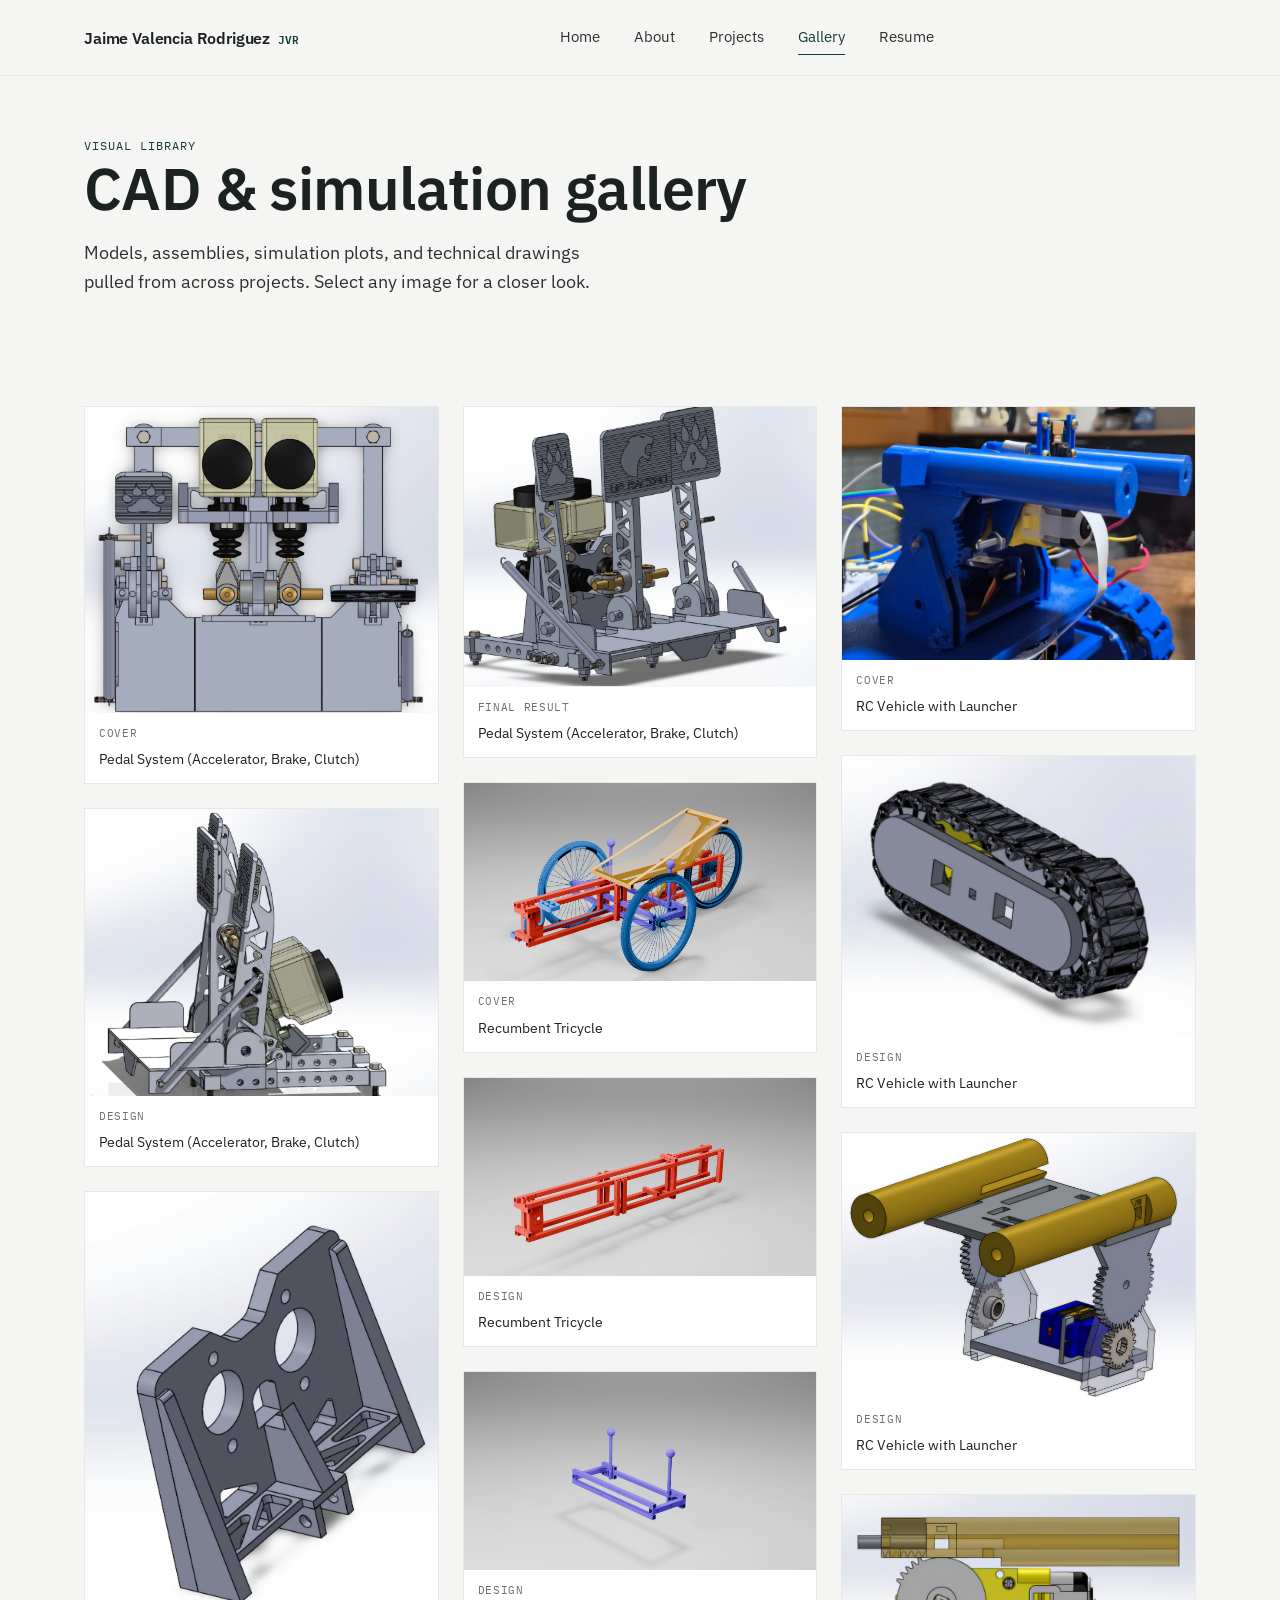
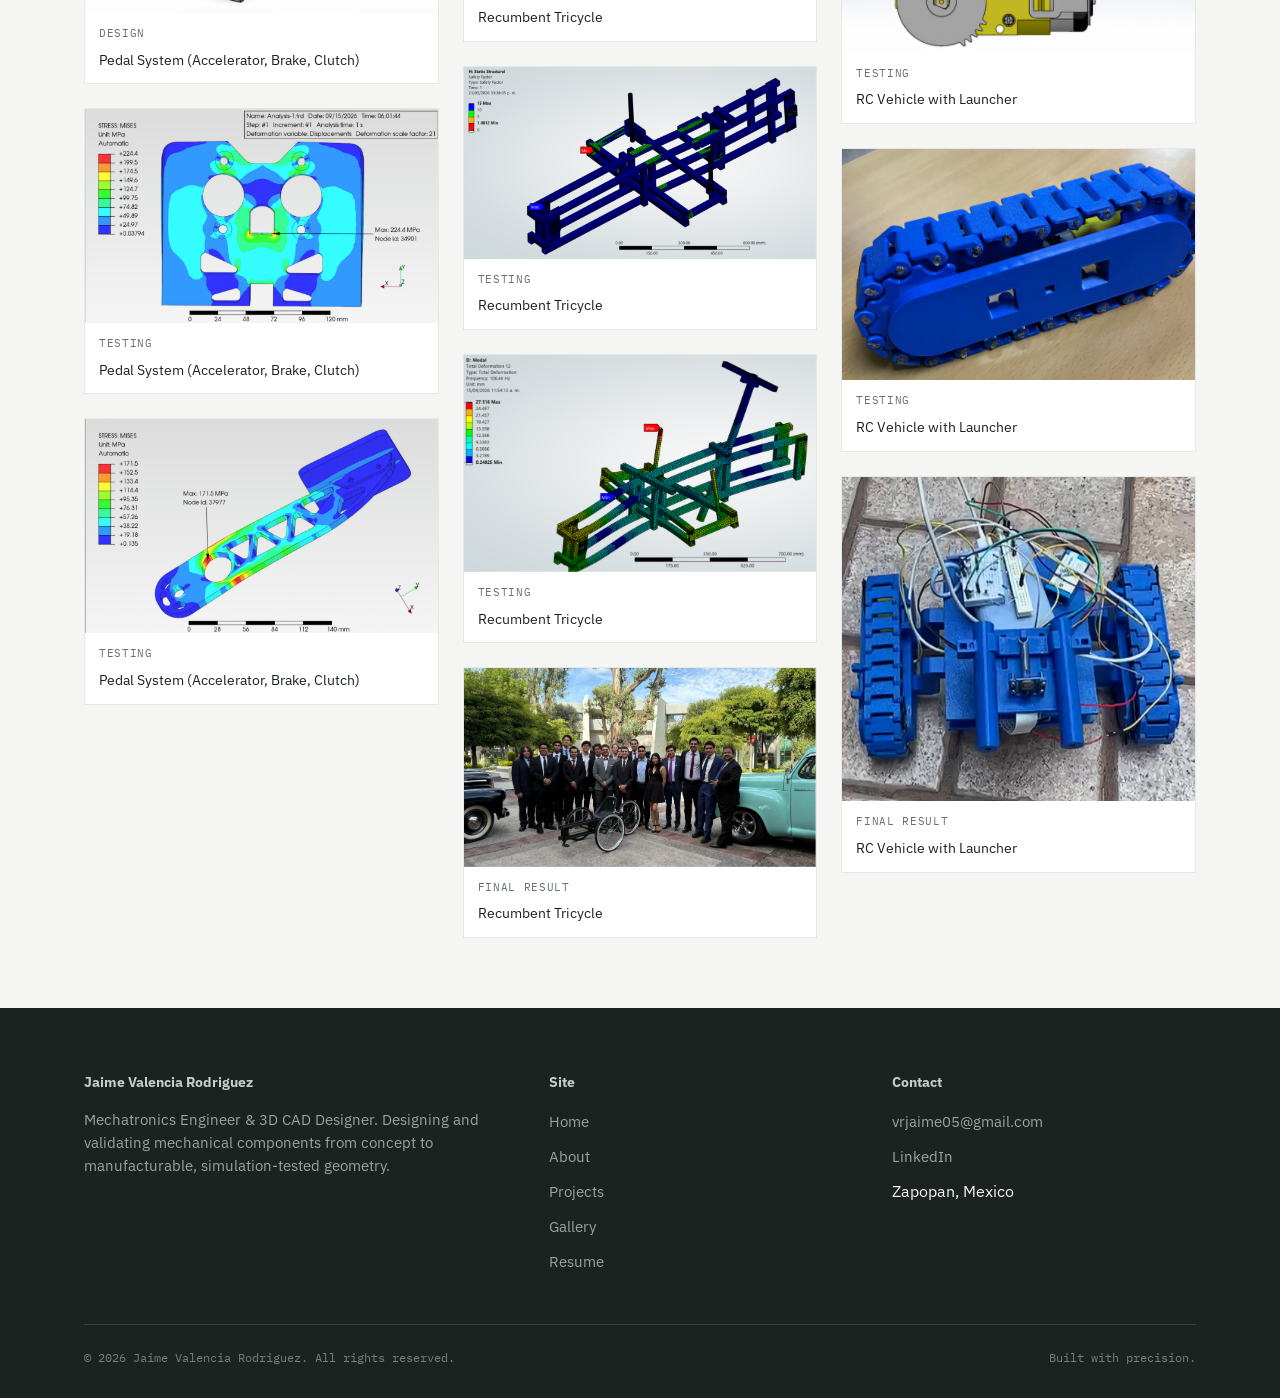
<file: Web-Portfolio-main/public/gallery.html>
<!DOCTYPE html>
<html lang="en">
<head>
<meta charset="UTF-8">
<meta name="viewport" content="width=device-width, initial-scale=1.0">
<title>CAD & Simulation Gallery — Jaime Valencia Rodriguez</title>
<meta name="description" content="A browsable gallery of CAD models, assemblies, simulation plots, and technical drawings.">
<link rel="stylesheet" href="css/styles.css">
</head>
<body>

<div id="site-header"></div>

<main>
  <div class="wrap page-title-block">
    <span class="eyebrow">Visual Library</span>
    <h1>CAD &amp; simulation gallery</h1>
    <p class="lede" style="margin-top:18px;">Models, assemblies, simulation plots, and technical drawings pulled from across projects. Select any image for a closer look.</p>
  </div>

  <section class="section section--tight">
    <div class="wrap">
      <div class="masonry" id="masonryGrid"></div>
    </div>
  </section>
</main>

<div id="site-footer"></div>

<!-- Lightbox -->
<div class="lightbox" id="lightbox">
  <button class="lightbox__close">Close &#10005;</button>
  <div class="lightbox__inner">
    <div class="lightbox__frame"></div>
    <div class="lightbox__meta">
      <h3 data-lb-title></h3>
      <p data-lb-desc></p>
      <p class="mono-tag" style="margin-top:10px;">
        <span data-lb-discipline></span> &nbsp;·&nbsp; <span data-lb-software></span>
      </p>
    </div>
  </div>
</div>

<script src="js/projects-data.js"></script>
<script src="js/main.js"></script>
<script>
  /* Build one gallery entry per photo: the cover image plus every
     gallery photo for each project. */
  const stageLabel = ["Design", "Design", "Testing", "Testing", "Final result"];
  const galleryItems = [];
  PROJECTS.forEach(p => {
    galleryItems.push({
      art: `<img src="${p.image}" alt="${p.title}">`,
      title: p.title,
      description: p.summary,
      discipline: p.discipline,
      software: p.software.join(", "),
      label: "Cover"
    });
    p.gallery.forEach((src, i) => {
      galleryItems.push({
        art: `<img src="${src}" alt="${p.title}">`,
        title: p.title,
        description: p.summary,
        discipline: p.discipline,
        software: p.software.join(", "),
        label: stageLabel[i] || "Photo"
      });
    });
  });

  document.getElementById("masonryGrid").innerHTML = galleryItems.map((item, i) => `
    <div class="masonry-item reveal" data-lightbox-index="${i}">
      ${item.art}
      <div class="masonry-item__cap">
        <span class="mono-tag">${item.label}</span>
        <span style="font-size:0.88rem;">${item.title}</span>
      </div>
    </div>
  `).join("");

  initReveal();
  initLightbox(galleryItems);
</script>
</body>
</html>
</file>
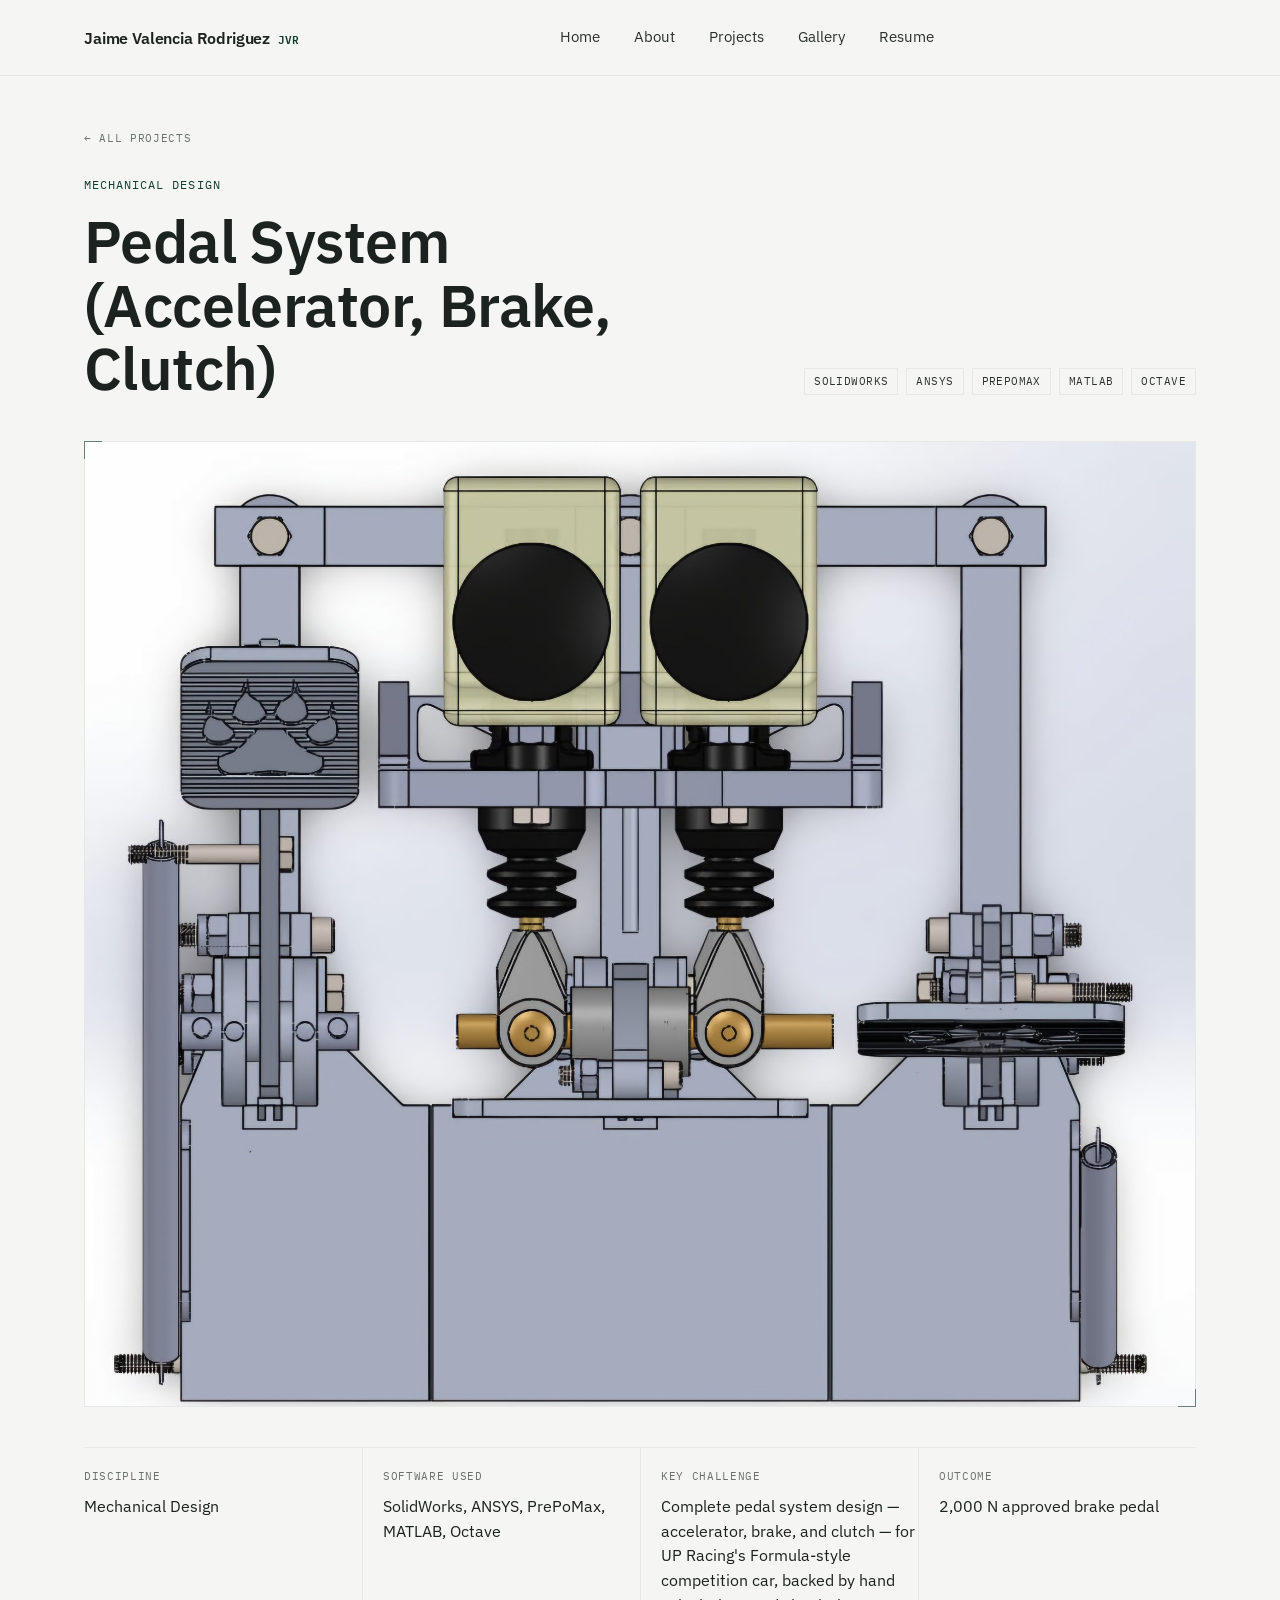
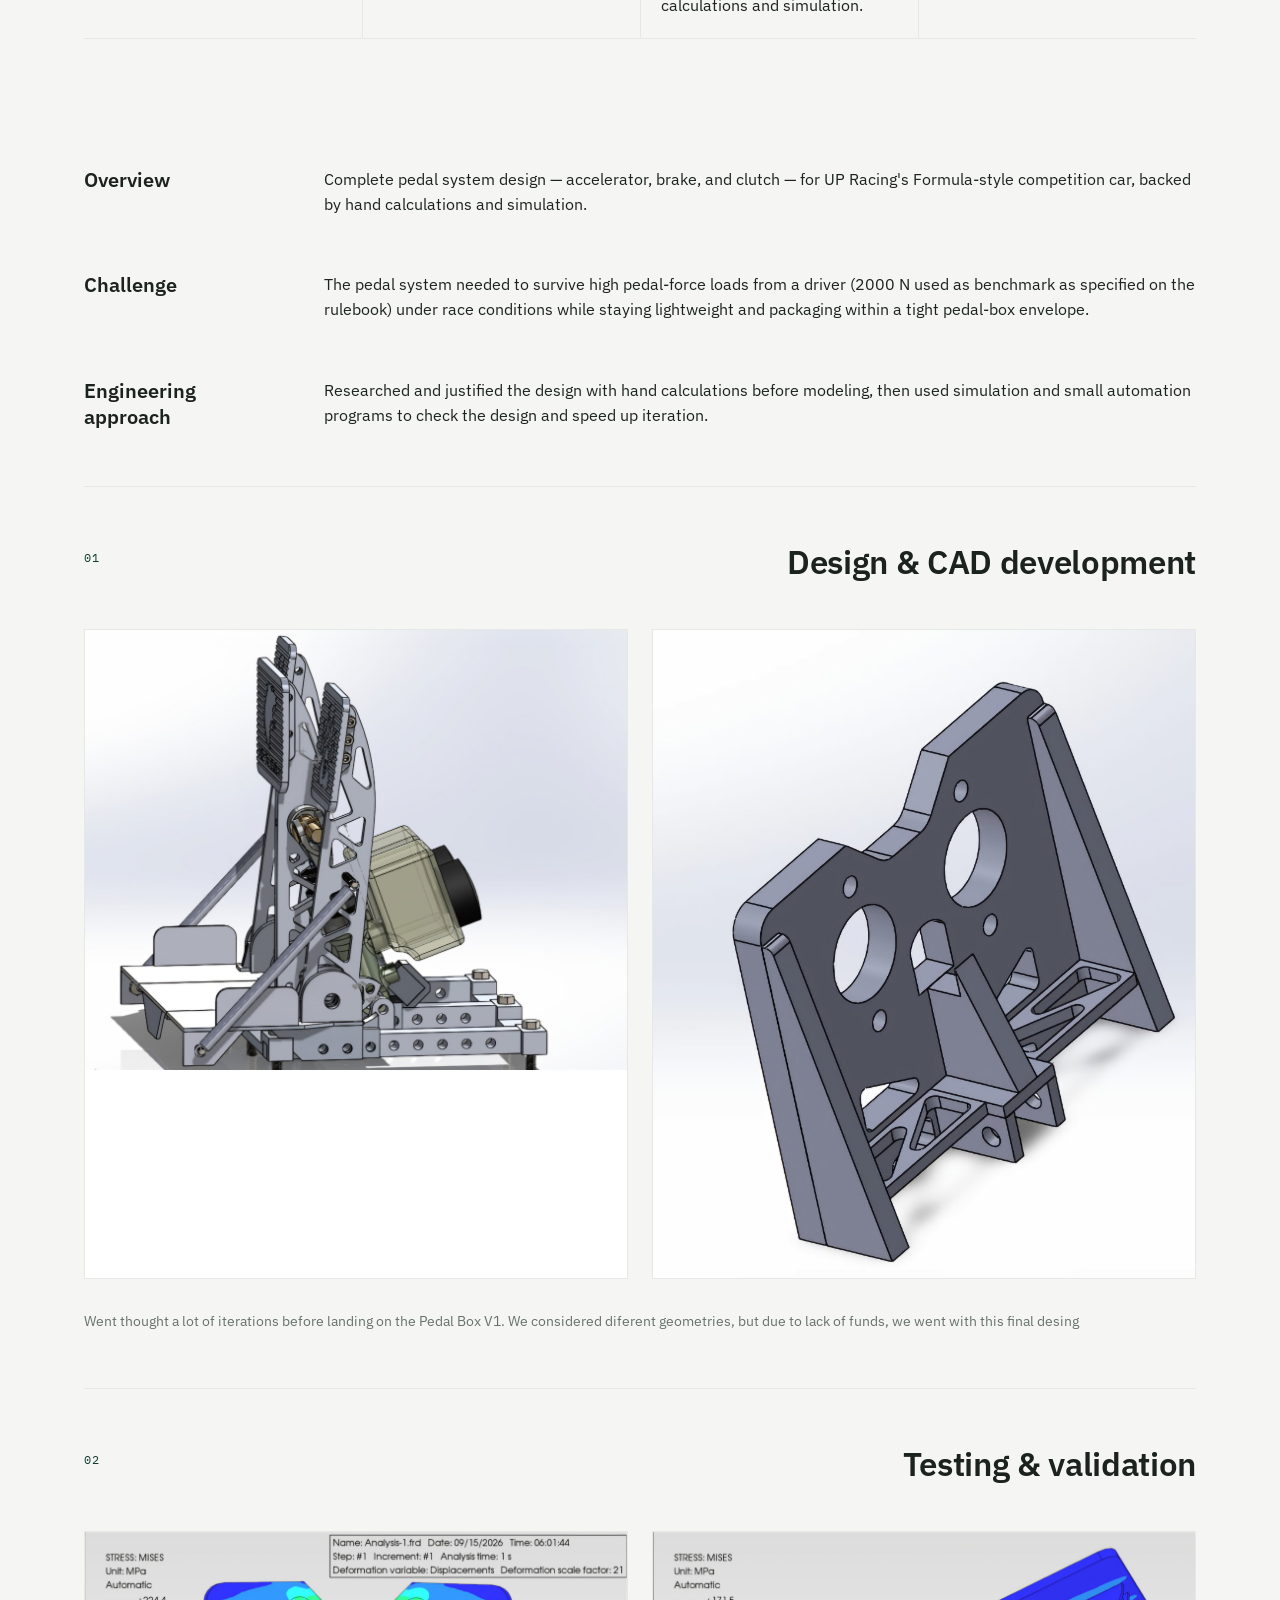
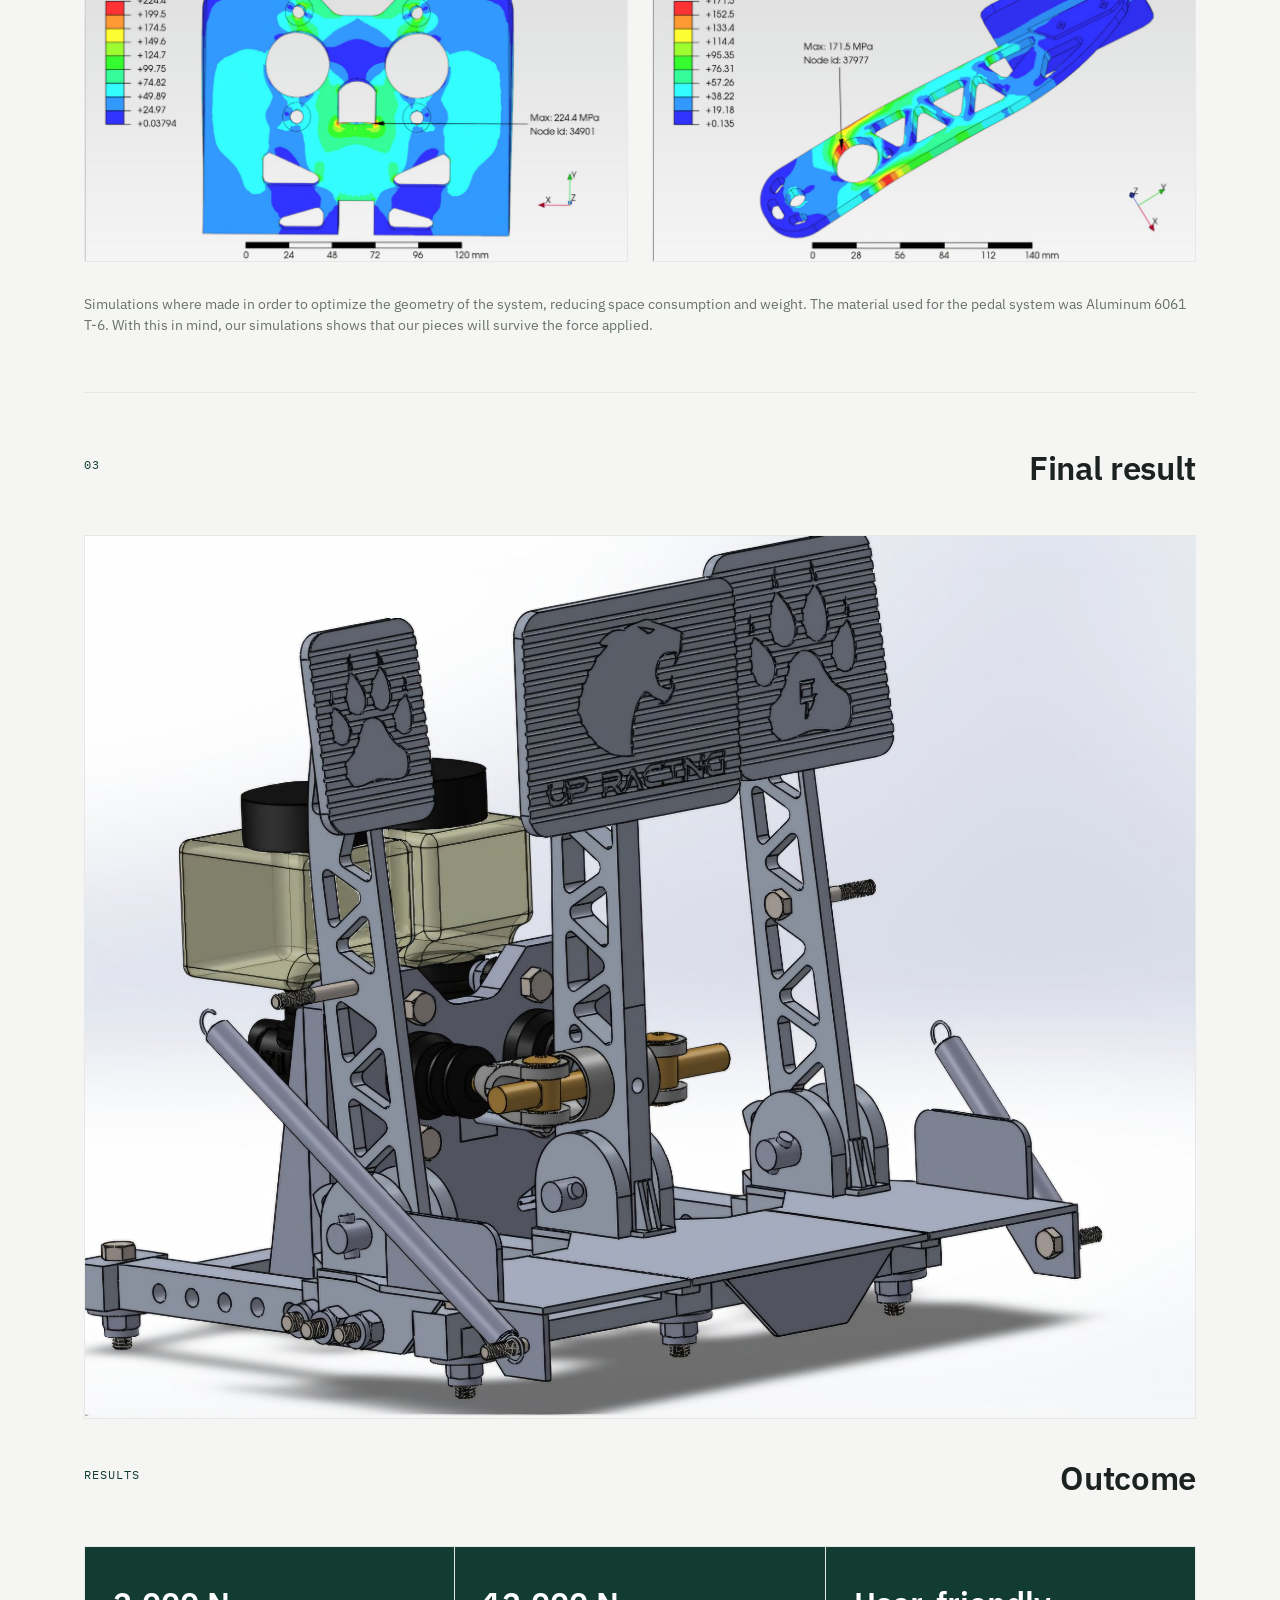
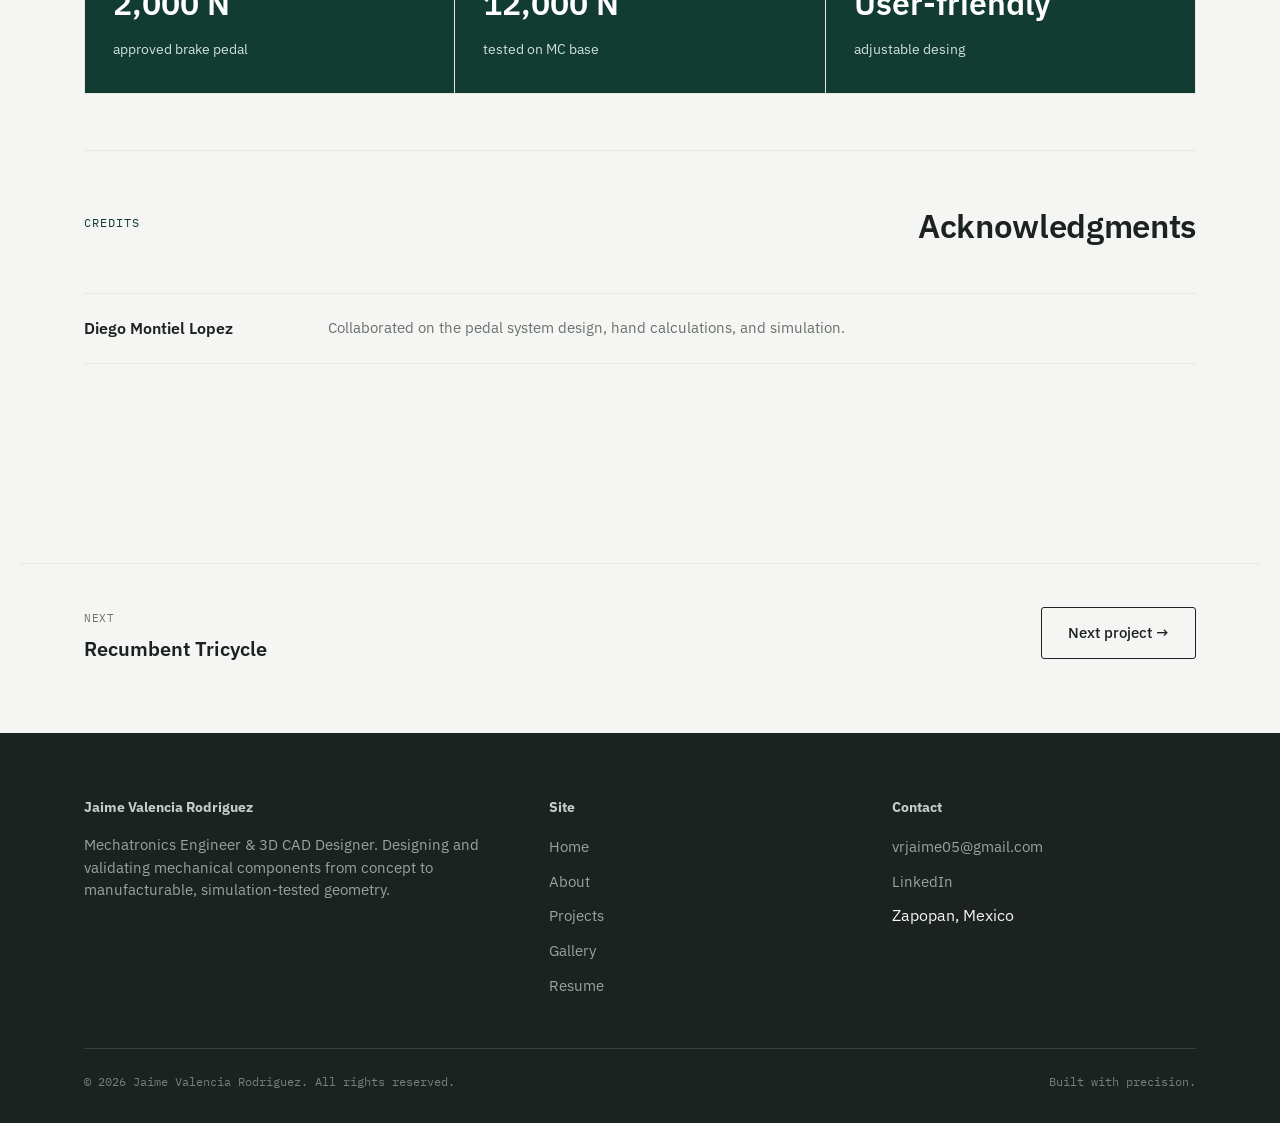
<file: Web-Portfolio-main/public/project.html>
<!DOCTYPE html>
<html lang="en">
<head>
<meta charset="UTF-8">
<meta name="viewport" content="width=device-width, initial-scale=1.0">
<title id="pageTitle">Project — Jaime Valencia Rodriguez</title>
<link rel="stylesheet" href="css/styles.css">
</head>
<body>

<div id="site-header"></div>

<main>
  <div class="wrap case-hero">
    <a href="projects.html" class="mono-tag" style="display:inline-block; margin-bottom:24px;">&#8592; All projects</a>
    <div class="case-hero__grid">
      <div>
        <span class="eyebrow" id="caseDiscipline">Discipline</span>
        <h1 id="caseTitle" style="margin-top:14px;">Project title</h1>
      </div>
      <div class="project-card__software" id="caseSoftware" style="margin-bottom:6px;"></div>
    </div>

    <div class="case-figure tick-frame" id="caseHeroFigure"></div>

    <div class="case-meta-strip">
      <div>
        <span class="mono-tag">Discipline</span>
        <span id="metaDiscipline"></span>
      </div>
      <div>
        <span class="mono-tag">Software used</span>
        <span id="metaSoftware"></span>
      </div>
      <div>
        <span class="mono-tag">Key challenge</span>
        <span id="metaChallenge"></span>
      </div>
      <div>
        <span class="mono-tag">Outcome</span>
        <span id="metaOutcome"></span>
      </div>
    </div>
  </div>

  <section class="section">
    <div class="wrap">

      <div class="case-body reveal">
        <h3>Overview</h3>
        <p id="caseSummary"></p>
      </div>

      <div class="case-body reveal">
        <h3>Challenge</h3>
        <p id="caseChallenge"></p>
      </div>

      <div class="case-body reveal">
        <h3>Engineering approach</h3>
        <p id="caseApproach"></p>
      </div>

      <hr class="rule" style="margin-bottom:56px;">

      <div class="section-head">
        <span class="eyebrow">01</span>
        <h2>Design &amp; CAD development</h2>
      </div>
      <div class="case-two-col reveal">
        <div class="case-figure" id="cadFigureA"></div>
        <div class="case-figure" id="cadFigureB"></div>
      </div>
      <p class="case-figure-cap" id="caseCadNote"></p>

      <hr class="rule" style="margin: 56px 0;">

      <div class="section-head">
        <span class="eyebrow">02</span>
        <h2>Testing &amp; validation</h2>
      </div>
      <div class="case-two-col reveal">
        <div class="case-figure" id="simFigureA"></div>
        <div class="case-figure" id="simFigureB"></div>
      </div>
      <p class="case-figure-cap" id="caseSimNote"></p>

      <hr class="rule" style="margin: 56px 0;">

      <div class="section-head">
        <span class="eyebrow">03</span>
        <h2>Final result</h2>
      </div>
      <div class="case-figure reveal" id="finalFigure"></div>

      <div class="section-head" style="margin-top:40px;">
        <span class="eyebrow">Results</span>
        <h2>Outcome</h2>
      </div>
      <div class="results-strip reveal" id="resultsStrip"></div>

      <div id="acknowledgmentsSection" style="margin-top:56px;">
        <hr class="rule" style="margin-bottom:56px;">
        <div class="section-head">
          <span class="eyebrow">Credits</span>
          <h2>Acknowledgments</h2>
        </div>
        <div class="credits-list reveal" id="creditsList"></div>
      </div>

    </div>
  </section>

  <section class="section section--tight">
    <div class="wrap" style="display:flex; justify-content:space-between; align-items:center; flex-wrap:wrap; gap:20px; border-top:1px solid var(--gray-light); padding-top:40px;">
      <div>
        <span class="mono-tag">Next</span>
        <h3 id="nextTitle" style="margin-top:8px;"></h3>
      </div>
      <a class="btn btn--ghost" id="nextLink" href="projects.html">Next project &#8594;</a>
    </div>
  </section>
</main>

<div id="site-footer"></div>

<script src="js/projects-data.js"></script>
<script src="js/main.js"></script>
<script>
  const params = new URLSearchParams(window.location.search);
  const id = params.get("id");
  const project = PROJECTS.find(p => p.id === id) || PROJECTS[0];
  const idx = PROJECTS.indexOf(project);
  const next = PROJECTS[(idx + 1) % PROJECTS.length];

  document.getElementById("pageTitle").textContent = `${project.title} — Jaime Valencia Rodriguez`;
  document.getElementById("caseDiscipline").textContent = project.discipline;
  document.getElementById("caseTitle").textContent = project.title;
  document.getElementById("caseSoftware").innerHTML = project.software.map(s => `<span class="chip">${s}</span>`).join("");
  document.getElementById("caseHeroFigure").innerHTML = `<img src="${project.image}" alt="${project.title}">`;

  document.getElementById("metaDiscipline").textContent = project.discipline;
  document.getElementById("metaSoftware").textContent = project.software.join(", ");
  document.getElementById("metaChallenge").textContent = project.summary;
  document.getElementById("metaOutcome").textContent = project.resultStats[0].value + " " + project.resultStats[0].label;

  document.getElementById("caseSummary").textContent = project.summary;
  document.getElementById("caseChallenge").textContent = project.challenge;
  document.getElementById("caseApproach").textContent = project.approach;

  const g = project.gallery;
  document.getElementById("cadFigureA").innerHTML = `<img src="${g[0]}" alt="${project.title} — design">`;
  document.getElementById("cadFigureB").innerHTML = `<img src="${g[1]}" alt="${project.title} — design">`;
  document.getElementById("caseCadNote").textContent = project.cad;

  document.getElementById("simFigureA").innerHTML = `<img src="${g[2]}" alt="${project.title} — testing">`;
  document.getElementById("simFigureB").innerHTML = `<img src="${g[3]}" alt="${project.title} — testing">`;
  document.getElementById("caseSimNote").textContent = project.sim;

  document.getElementById("finalFigure").innerHTML = `<img src="${g[4]}" alt="${project.title} — final result">`;

  document.getElementById("resultsStrip").innerHTML = project.resultStats.map(r => `
    <div class="result-cell">
      <strong>${r.value}</strong>
      <span>${r.label}</span>
    </div>
  `).join("");

  const credits = project.credits || [];
  const acknowledgmentsSection = document.getElementById("acknowledgmentsSection");
  if(credits.length === 0){
    acknowledgmentsSection.style.display = "none";
  } else {
    document.getElementById("creditsList").innerHTML = credits.map(c => `
      <div class="credit-row">
        <span class="credit-row__name">${c.name}</span>
        <span class="credit-row__contribution">${c.contribution}</span>
      </div>
    `).join("");
  }

  document.getElementById("nextTitle").textContent = next.title;
  document.getElementById("nextLink").href = `project.html?id=${next.id}`;

  initReveal();
</script>
</body>
</html>
</file>
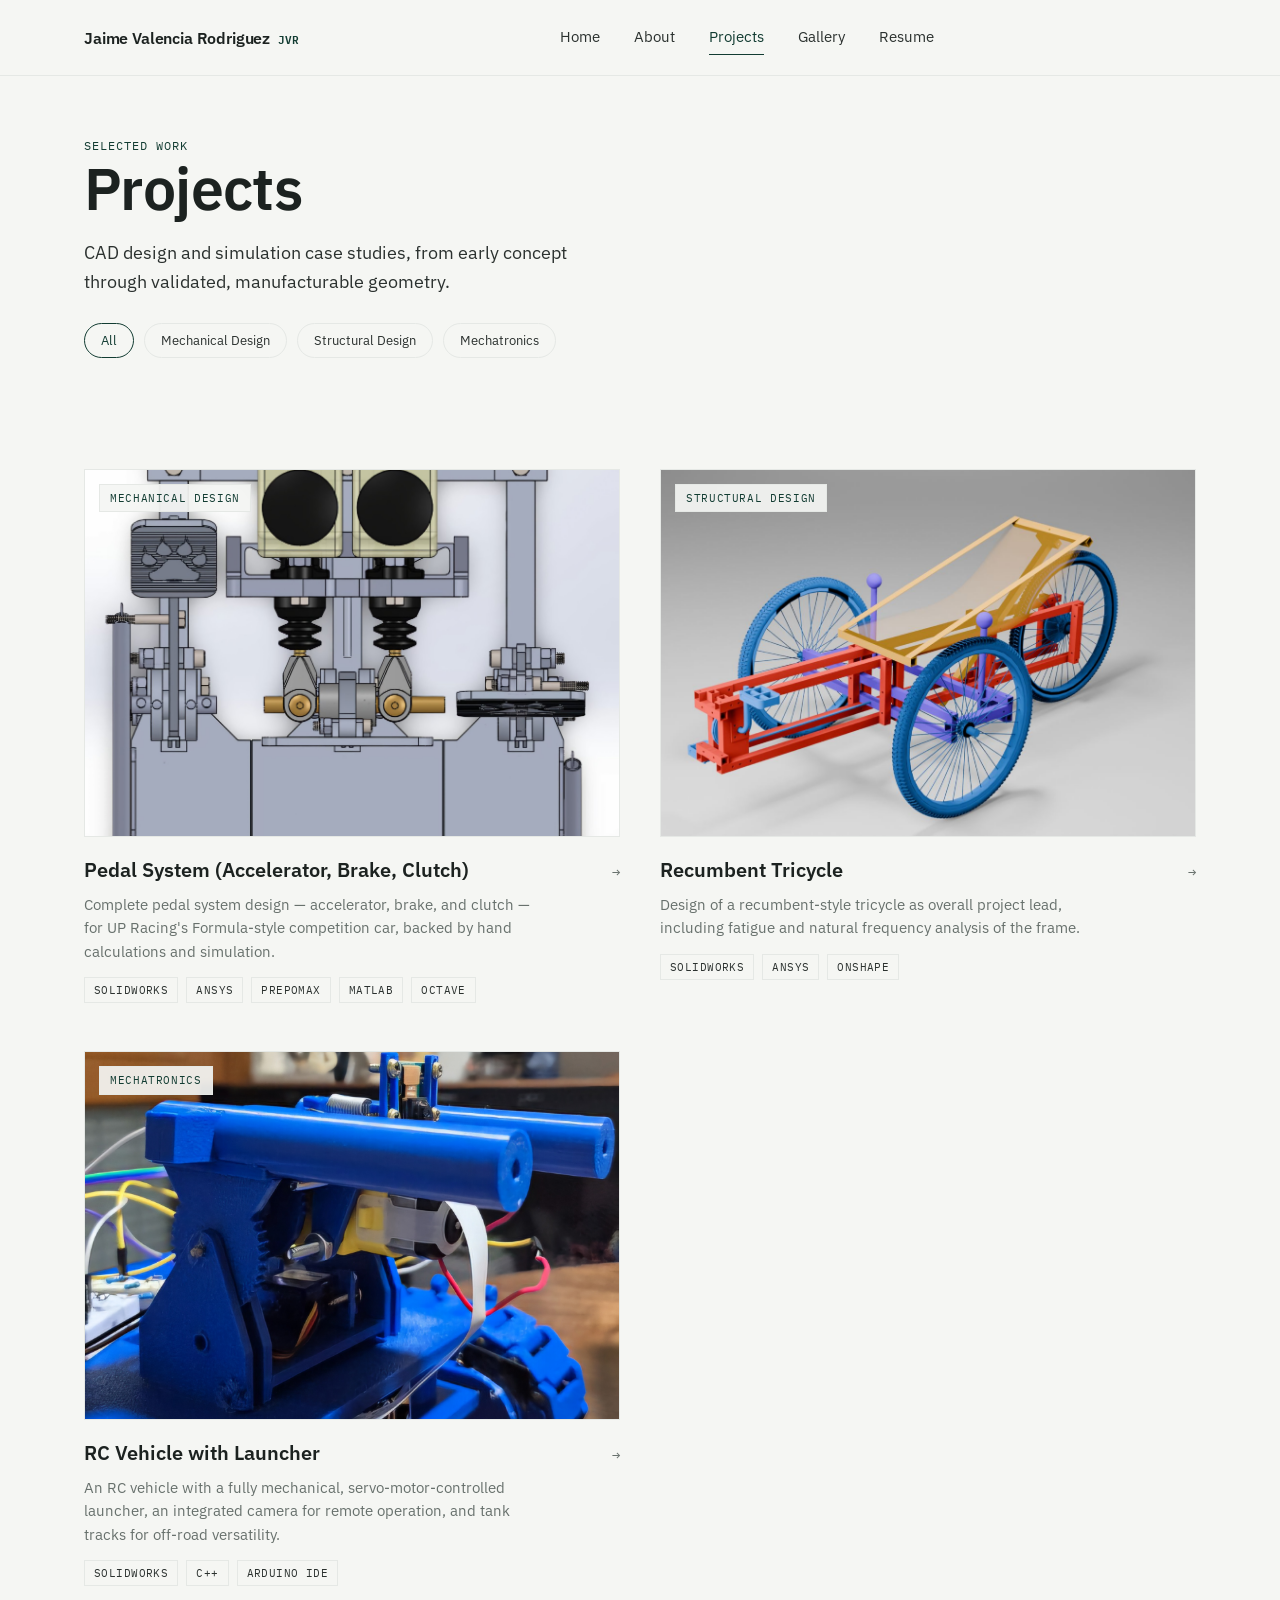
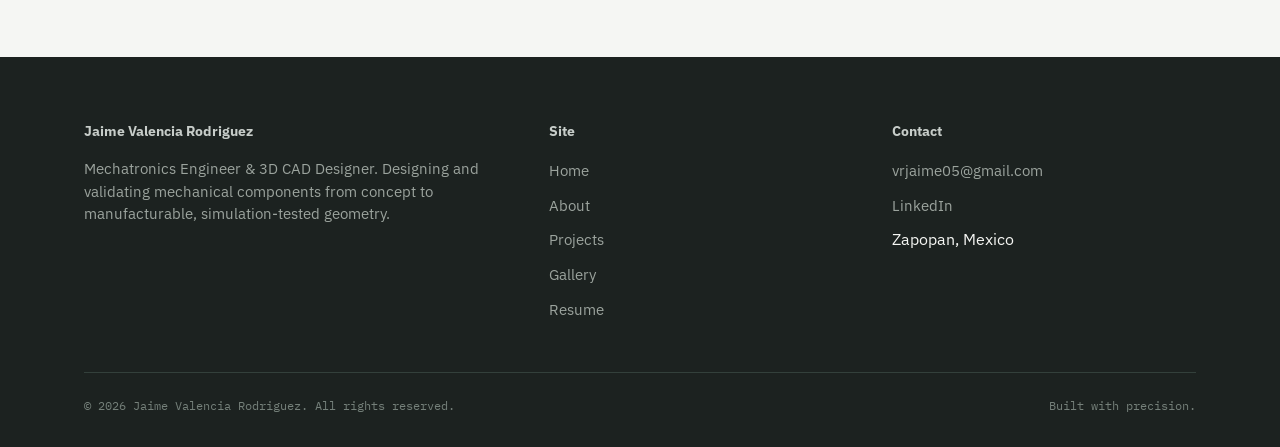
<file: Web-Portfolio-main/public/projects.html>
<!DOCTYPE html>
<html lang="en">
<head>
<meta charset="UTF-8">
<meta name="viewport" content="width=device-width, initial-scale=1.0">
<title>Projects — Jaime Valencia Rodriguez</title>
<meta name="description" content="Engineering case studies in 3D CAD design, structural and thermal simulation, and product development.">
<link rel="stylesheet" href="css/styles.css">
</head>
<body>

<div id="site-header"></div>

<main>
  <div class="wrap page-title-block">
    <span class="eyebrow">Selected Work</span>
    <h1>Projects</h1>
    <p class="lede" style="margin-top:18px;">CAD design and simulation case studies, from early concept through validated, manufacturable geometry.</p>
    <div class="pill-nav" id="filterPills" style="margin-top:28px;"></div>
  </div>

  <section class="section section--tight">
    <div class="wrap">
      <div class="project-grid" id="allProjects"></div>
    </div>
  </section>
</main>

<div id="site-footer"></div>

<script src="js/projects-data.js"></script>
<script src="js/main.js"></script>
<script>
  const disciplines = ["All", ...new Set(PROJECTS.map(p => p.discipline))];
  const pillsEl = document.getElementById("filterPills");
  const gridEl = document.getElementById("allProjects");

  function cardHTML(p){
    return `
      <a class="project-card reveal" href="project.html?id=${p.id}">
        <div class="project-card__frame">
          <span class="project-card__discipline">${p.discipline}</span>
          <img src="${p.image}" alt="${p.title}">
        </div>
        <div class="project-card__body">
          <div class="project-card__row">
            <h3>${p.title}</h3>
            <span class="project-card__arrow">&#8594;</span>
          </div>
          <p class="project-card__desc">${p.summary}</p>
          <div class="project-card__software">
            ${p.software.map(s => `<span class="chip">${s}</span>`).join("")}
          </div>
        </div>
      </a>`;
  }

  function renderGrid(filter){
    const list = filter === "All" ? PROJECTS : PROJECTS.filter(p => p.discipline === filter);
    gridEl.innerHTML = list.map(cardHTML).join("");
    initReveal();
  }

  pillsEl.innerHTML = disciplines.map((d,i) => `<button type="button" class="${i===0?"is-active":""}" data-filter="${d}">${d}</button>`).join("");
  pillsEl.querySelectorAll("button").forEach(btn => {
    btn.addEventListener("click", () => {
      pillsEl.querySelectorAll("button").forEach(b => b.classList.remove("is-active"));
      btn.classList.add("is-active");
      renderGrid(btn.getAttribute("data-filter"));
    });
  });

  renderGrid("All");
</script>
</body>
</html>
</file>
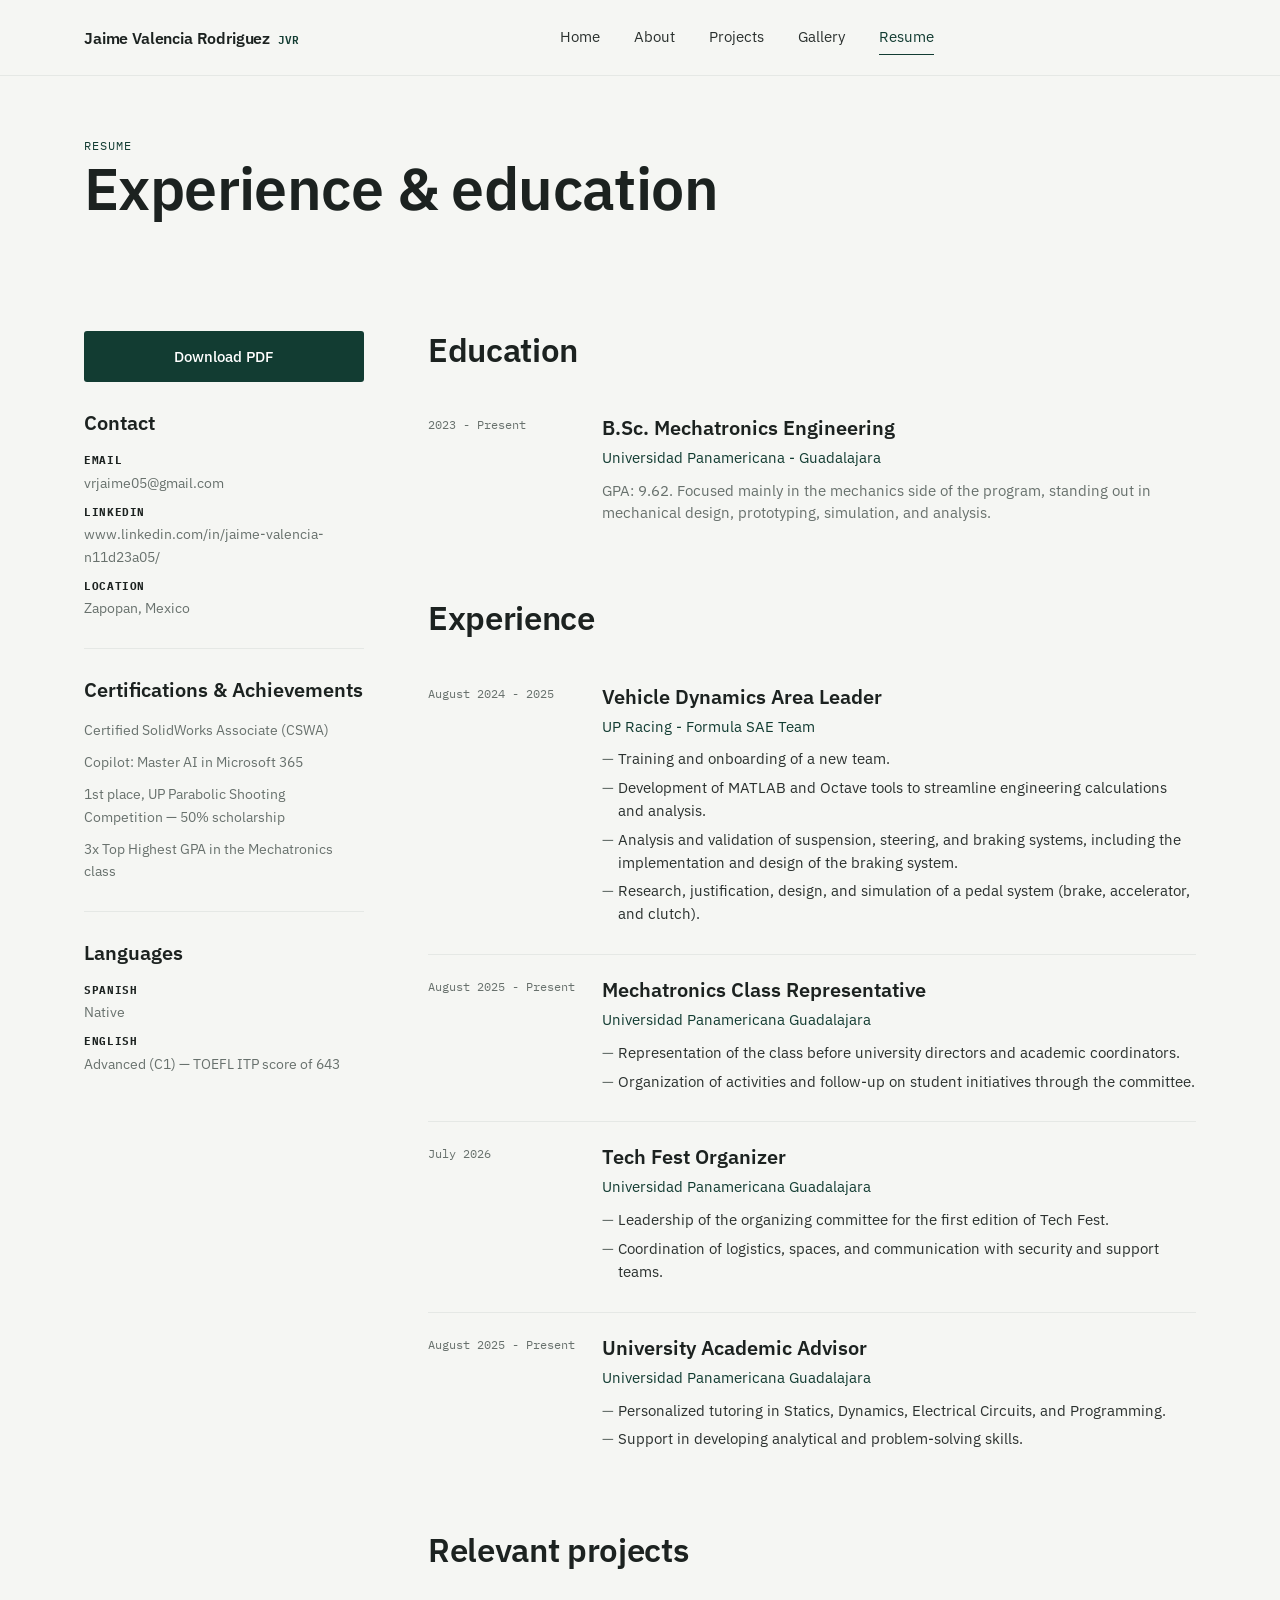
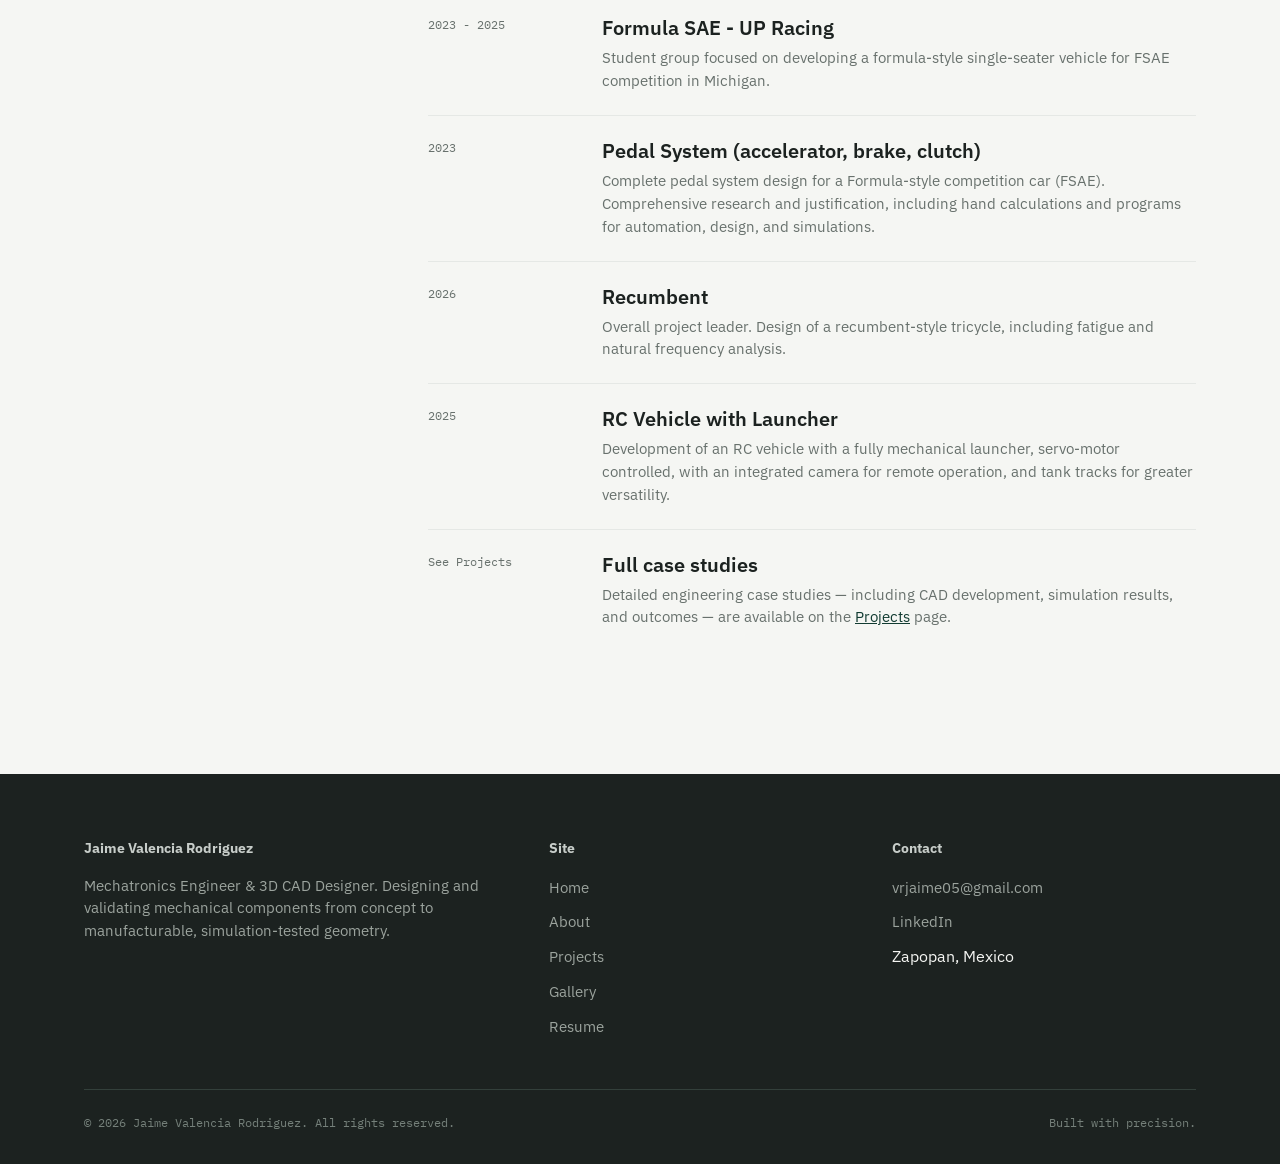
<file: Web-Portfolio-main/public/resume.html>
<!DOCTYPE html>
<html lang="en">
<head>
<meta charset="UTF-8">
<meta name="viewport" content="width=device-width, initial-scale=1.0">
<title>Resume — Jaime Valencia Rodriguez</title>
<meta name="description" content="Education, experience, and certifications.">
<link rel="stylesheet" href="css/styles.css">
</head>
<body>

<div id="site-header"></div>

<main>
  <div class="wrap page-title-block">
    <span class="eyebrow">Resume</span>
    <h1>Experience &amp; education</h1>
  </div>

  <section class="section section--tight">
    <div class="wrap cv-layout">

      <aside class="cv-side">
        <a href="assets/Jaime_Valencia_Curriculum.pdf" class="btn btn--primary" download>Download PDF</a>
        <h3 style="margin-bottom:16px;">Contact</h3>
        <ul class="cv-contact">
          <li><strong>Email</strong>vrjaime05@gmail.com</li>
          <li><strong>LinkedIn</strong>www.linkedin.com/in/jaime-valencia-n11d23a05/</li>
          <li><strong>Location</strong>Zapopan, Mexico</li>
        </ul>
        <hr class="rule" style="margin:28px 0;">
        <h3 style="margin-bottom:16px;">Certifications &amp; Achievements</h3>
        <ul class="cv-contact">
          <li>Certified SolidWorks Associate (CSWA)</li>
          <li>Copilot: Master AI in Microsoft 365</li>
          <li>1st place, UP Parabolic Shooting Competition — 50% scholarship</li>
          <li>3x Top Highest GPA in the Mechatronics class</li>
        </ul>
        <hr class="rule" style="margin:28px 0;">
        <h3 style="margin-bottom:16px;">Languages</h3>
        <ul class="cv-contact">
          <li><strong>Spanish</strong>Native</li>
          <li><strong>English</strong>Advanced (C1) — TOEFL ITP score of 643</li>
        </ul>
      </aside>

      <div>
        <div class="cv-block">
          <h2>Education</h2>
          <div class="cv-entry">
            <span class="cv-entry__period">2023 - Present</span>
            <div>
              <h3>B.Sc. Mechatronics Engineering</h3>
              <span class="cv-entry__org">Universidad Panamericana - Guadalajara</span>
              <p class="muted" style="font-size:0.92rem;">GPA: 9.62. Focused mainly in the mechanics side of the program, standing out in mechanical design, prototyping, simulation, and analysis.</p>
            </div>
          </div>
        </div>

        <div class="cv-block">
          <h2>Experience</h2>

          <div class="cv-entry">
            <span class="cv-entry__period">August 2024 - 2025</span>
            <div>
              <h3>Vehicle Dynamics Area Leader</h3>
              <span class="cv-entry__org">UP Racing - Formula SAE Team</span>
              <ul>
                <li>Training and onboarding of a new team.</li>
                <li>Development of MATLAB and Octave tools to streamline engineering calculations and analysis.</li>
                <li>Analysis and validation of suspension, steering, and braking systems, including the implementation and design of the braking system.</li>
                <li>Research, justification, design, and simulation of a pedal system (brake, accelerator, and clutch).</li>
              </ul>
            </div>
          </div>

          <div class="cv-entry">
            <span class="cv-entry__period">August 2025 - Present</span>
            <div>
              <h3>Mechatronics Class Representative</h3>
              <span class="cv-entry__org">Universidad Panamericana Guadalajara</span>
              <ul>
                <li>Representation of the class before university directors and academic coordinators.</li>
                <li>Organization of activities and follow-up on student initiatives through the committee.</li>
              </ul>
            </div>
          </div>

        <div class="cv-entry">
            <span class="cv-entry__period">July 2026</span>
            <div>
              <h3>Tech Fest Organizer</h3>
              <span class="cv-entry__org">Universidad Panamericana Guadalajara</span>
              <ul>
                <li>Leadership of the organizing committee for the first edition of Tech Fest.</li>
                <li>Coordination of logistics, spaces, and communication with security and support teams.</li>
              </ul>
            </div>
          </div>

      <div class="cv-entry">
            <span class="cv-entry__period">August 2025 - Present</span>
            <div>
              <h3>University Academic Advisor</h3>
              <span class="cv-entry__org">Universidad Panamericana Guadalajara</span>
              <ul>
                <li>Personalized tutoring in Statics, Dynamics, Electrical Circuits, and Programming.</li>
                <li>Support in developing analytical and problem-solving skills.</li>
              </ul>
            </div>
          </div>
          
        </div>

        <div class="cv-block">
          <h2>Relevant projects</h2>
          
          <div class="cv-entry">
            <span class="cv-entry__period">2023 - 2025</span>
            <div>
              <h3>Formula SAE - UP Racing</h3>
              <p class="muted" style="font-size:0.92rem;">Student group focused on developing a formula-style single-seater vehicle for FSAE competition in Michigan.</p>
            </div>
          </div>
          
          <div class="cv-entry">
            <span class="cv-entry__period">2023</span>
            <div>
              <h3>Pedal System (accelerator, brake, clutch)</h3>
              <p class="muted" style="font-size:0.92rem;">Complete pedal system design for a Formula-style competition car (FSAE). Comprehensive research and justification, including hand calculations and programs for automation, design, and simulations.</p>
            </div>
          </div>

          <div class="cv-entry">
            <span class="cv-entry__period">2026</span>
            <div>
              <h3>Recumbent</h3>
              <p class="muted" style="font-size:0.92rem;">Overall project leader. Design of a recumbent-style tricycle, including fatigue and natural frequency analysis.</p>
            </div>
          </div>

          <div class="cv-entry">
            <span class="cv-entry__period">2025</span>
            <div>
              <h3>RC Vehicle with Launcher</h3>
              <p class="muted" style="font-size:0.92rem;">Development of an RC vehicle with a fully mechanical launcher, servo-motor controlled, with an integrated camera for remote operation, and tank tracks for greater versatility.</p>
            </div>
          </div>

          <div class="cv-entry">
            <span class="cv-entry__period">See Projects</span>
            <div>
              <h3>Full case studies</h3>
              <p class="muted" style="font-size:0.92rem;">Detailed engineering case studies — including CAD development, simulation results, and outcomes — are available on the <a href="projects.html" style="color:var(--green-deep); text-decoration:underline;">Projects</a> page.</p>
            </div>
          </div>
          
        </div>
      </div>

    </div>
  </section>
</main>

<div id="site-footer"></div>

<script src="js/main.js"></script>
</body>
</html>
</file>
<file: Web-Portfolio-main/public/css/styles.css>
/* ==========================================================================
   ENGINEERING PORTFOLIO — SHARED STYLESHEET
   Edit the tokens in :root to retheme the entire site.
   ========================================================================== */

@import url('https://fonts.googleapis.com/css2?family=IBM+Plex+Sans:wght@400;500;600;700&family=IBM+Plex+Mono:wght@400;500&display=swap');

:root{
  /* --- Color tokens --- */
  --green-deep:   #123C32;
  --green-dark:   #0B2A23;
  --graphite:     #1C2220;
  --charcoal:     #2B312F;
  --off-white:    #F5F6F3;
  --white:        #FFFFFF;
  --gray-light:   #E5E8E5;
  --gray-text:    #68716D;

  /* --- Type --- */
  --font-sans: 'IBM Plex Sans', -apple-system, 'Segoe UI', sans-serif;
  --font-mono: 'IBM Plex Mono', 'SFMono-Regular', Consolas, monospace;

  /* --- Layout --- */
  --max-width: 1240px;
  --gutter: clamp(24px, 5vw, 64px);
  --section-space: clamp(72px, 10vw, 140px);

  /* --- Motion --- */
  --ease: cubic-bezier(0.2, 0.7, 0.2, 1);
}

/* ---------- Reset ---------- */
*, *::before, *::after{ box-sizing: border-box; }
html{ scroll-behavior: smooth; }
@media (prefers-reduced-motion: reduce){
  html{ scroll-behavior: auto; }
  *, *::before, *::after{ animation-duration: 0.001ms !important; animation-iteration-count: 1 !important; transition-duration: 0.001ms !important; }
}
body{
  margin: 0;
  background: var(--off-white);
  color: var(--graphite);
  font-family: var(--font-sans);
  font-size: 16px;
  line-height: 1.55;
  -webkit-font-smoothing: antialiased;
}
img{ max-width: 100%; display: block; }
a{ color: inherit; text-decoration: none; }
ul{ margin: 0; padding: 0; list-style: none; }
button{ font-family: inherit; cursor: pointer; }
h1,h2,h3,h4,p{ margin: 0; }

::selection{ background: var(--green-deep); color: var(--white); }

:focus-visible{
  outline: 2px solid var(--green-deep);
  outline-offset: 3px;
}

/* ---------- Type scale ---------- */
h1{ font-size: clamp(2.4rem, 4.6vw, 4.1rem); font-weight: 600; line-height: 1.08; letter-spacing: -0.01em; }
h2{ font-size: clamp(1.7rem, 2.6vw, 2.5rem); font-weight: 600; line-height: 1.15; letter-spacing: -0.01em; }
h3{ font-size: 1.25rem; font-weight: 600; line-height: 1.3; }
.eyebrow{
  font-family: var(--font-mono);
  font-size: 0.72rem;
  letter-spacing: 0.09em;
  text-transform: uppercase;
  color: var(--green-deep);
}
.lede{ font-size: 1.15rem; color: var(--charcoal); max-width: 46ch; }
.muted{ color: var(--gray-text); }
.mono-tag{
  font-family: var(--font-mono);
  font-size: 0.7rem;
  letter-spacing: 0.06em;
  text-transform: uppercase;
  color: var(--gray-text);
}

/* ---------- Layout helpers ---------- */
.wrap{
  max-width: var(--max-width);
  margin: 0 auto;
  padding-left: var(--gutter);
  padding-right: var(--gutter);
}
.section{ padding-top: var(--section-space); padding-bottom: var(--section-space); }
.section--tight{ padding-top: calc(var(--section-space) * 0.55); padding-bottom: calc(var(--section-space) * 0.55); }
.section--dark{ background: var(--graphite); color: var(--off-white); }
.section--dark .muted{ color: #9BA39D; }
.rule{ border: none; border-top: 1px solid var(--gray-light); margin: 0; }
.section--dark .rule{ border-top-color: #33403B; }

.section-head{
  display: flex;
  justify-content: space-between;
  align-items: flex-end;
  gap: 32px;
  margin-bottom: 48px;
  flex-wrap: wrap;
}
.section-head .eyebrow{ display:block; margin-bottom: 14px; }

/* ---------- Buttons ---------- */
.btn{
  display: inline-flex;
  align-items: center;
  gap: 10px;
  font-family: var(--font-sans);
  font-size: 0.95rem;
  font-weight: 500;
  padding: 13px 26px;
  border-radius: 3px;
  border: 1px solid transparent;
  transition: transform 0.25s var(--ease), background 0.25s var(--ease), border-color 0.25s var(--ease), color 0.25s var(--ease);
  white-space: nowrap;
}
.btn--primary{ background: var(--green-deep); color: var(--white); }
.btn--primary:hover{ background: var(--green-dark); transform: translateY(-1px); }
.btn--ghost{ border-color: var(--graphite); color: var(--graphite); }
.btn--ghost:hover{ border-color: var(--green-deep); color: var(--green-deep); }
.section--dark .btn--ghost{ border-color: #55605A; color: var(--off-white); }
.section--dark .btn--ghost:hover{ border-color: var(--off-white); }
.btn--sm{ padding: 9px 18px; font-size: 0.85rem; }

/* ---------- Nav ---------- */
.site-header{
  position: sticky;
  top: 0;
  z-index: 100;
  background: rgba(245, 246, 243, 0.88);
  backdrop-filter: blur(10px);
  border-bottom: 1px solid var(--gray-light);
  transition: padding 0.3s var(--ease);
}
.nav{
  max-width: var(--max-width);
  margin: 0 auto;
  padding: 22px var(--gutter);
  display: flex;
  align-items: center;
  justify-content: space-between;
  transition: padding 0.3s var(--ease);
}
.site-header.is-compact .nav{ padding-top: 13px; padding-bottom: 13px; }
.nav__mark{
  font-weight: 600;
  font-size: 1.02rem;
  letter-spacing: -0.01em;
  display: flex;
  align-items: baseline;
  gap: 8px;
}
.nav__mark span{
  font-family: var(--font-mono);
  font-size: 0.68rem;
  color: var(--green-deep);
}
.nav__links{ display: flex; align-items: center; gap: 34px; }
.nav__links a{
  font-size: 0.92rem;
  color: var(--charcoal);
  position: relative;
  padding: 4px 0;
}
.nav__links a::after{
  content: '';
  position: absolute;
  left: 0; right: 0; bottom: -2px;
  height: 1px;
  background: var(--green-deep);
  transform: scaleX(0);
  transform-origin: left;
  transition: transform 0.25s var(--ease);
}
.nav__links a:hover::after,
.nav__links a[aria-current="page"]::after{ transform: scaleX(1); }
.nav__links a[aria-current="page"]{ color: var(--green-deep); }
.nav__cta{ display: flex; align-items: center; gap: 22px; }
.nav__toggle{
  display: none;
  background: none;
  border: none;
  width: 28px; height: 20px;
  position: relative;
}
.nav__toggle span, .nav__toggle::before, .nav__toggle::after{
  content: '';
  position: absolute;
  left: 0; right: 0;
  height: 1.5px;
  background: var(--graphite);
  transition: transform 0.25s var(--ease), opacity 0.25s var(--ease);
}
.nav__toggle::before{ top: 2px; }
.nav__toggle span{ top: 9px; }
.nav__toggle::after{ top: 16px; }
.nav__toggle.is-open::before{ transform: translateY(7px) rotate(45deg); }
.nav__toggle.is-open::after{ transform: translateY(-7px) rotate(-45deg); }
.nav__toggle.is-open span{ opacity: 0; }

@media (max-width: 780px){
  .site-header{
    backdrop-filter: none;
    -webkit-backdrop-filter: none;
    background: var(--off-white);
  }
  .nav__links{
    position: fixed;
    top: 65px; left: 0; right: 0; bottom: 0;
    z-index: 99;
    background: var(--off-white);
    flex-direction: column;
    align-items: flex-start;
    padding: 32px var(--gutter);
    gap: 26px;
    overflow-y: auto;
    transform: translateX(100%);
    transition: transform 0.35s var(--ease);
  }
  .nav__links.is-open{ transform: translateX(0); }
  .nav__links a{ font-size: 1.2rem; }
  .nav__cta .btn--sm{ display: none; }
  .nav__toggle{ display: block; }
}

/* ---------- Footer ---------- */
.site-footer{
  background: var(--graphite);
  color: var(--off-white);
  padding: 64px 0 32px;
}
.footer-grid{
  display: grid;
  grid-template-columns: 1.4fr 1fr 1fr;
  gap: 40px;
  padding-bottom: 40px;
}
.footer-grid h4{ font-size: 0.85rem; margin-bottom: 16px; color: #C7CDC9; }
.footer-grid a, .footer-grid p{ color: #9BA39D; font-size: 0.92rem; }
.footer-grid li{ margin-bottom: 10px; }
.footer-grid a:hover{ color: var(--off-white); }
.footer-bottom{
  display: flex;
  justify-content: space-between;
  align-items: center;
  padding-top: 24px;
  border-top: 1px solid #33403B;
  font-family: var(--font-mono);
  font-size: 0.72rem;
  color: #75807A;
  flex-wrap: wrap;
  gap: 12px;
}
@media (max-width: 720px){
  .footer-grid{ grid-template-columns: 1fr; }
}

/* ---------- Technical corner ticks (CAD viewport motif) ---------- */
.tick-frame{ position: relative; }
.tick-frame::before, .tick-frame::after,
.tick-frame > .tick-tl, .tick-frame > .tick-br{
  content: '';
  position: absolute;
  width: 18px; height: 18px;
  border: 1px solid var(--green-deep);
  opacity: 0.6;
}
.tick-frame::before{ top: -1px; left: -1px; border-right: none; border-bottom: none; }
.tick-frame::after{ bottom: -1px; right: -1px; border-left: none; border-top: none; }

/* ---------- Hero ---------- */
.hero{ padding-top: clamp(48px, 8vw, 96px); padding-bottom: var(--section-space); }
.hero__grid{
  display: grid;
  grid-template-columns: 1.05fr 0.95fr;
  gap: 56px;
  align-items: center;
}
.hero__eyebrow{ margin-bottom: 22px; }
.hero__title{ margin-bottom: 26px; }
.hero__actions{ display: flex; gap: 16px; margin-top: 40px; flex-wrap: wrap; }
.hero__visual{
  background: var(--white);
  border: 1px solid var(--gray-light);
  aspect-ratio: 4/3.3;
  display: flex;
  align-items: center;
  justify-content: center;
  padding: 20px;
}
.hero__visual svg{ width: 100%; height: 100%; }
.hero__meta{
  display: flex;
  gap: 28px;
  margin-top: 44px;
  padding-top: 28px;
  border-top: 1px solid var(--gray-light);
  flex-wrap: wrap;
}
.hero__meta div{ min-width: 120px; }
.hero__meta .mono-tag{ display: block; margin-bottom: 6px; }
@media (max-width: 900px){
  .hero__grid{ grid-template-columns: 1fr; }
  .hero__visual{ order: -1; }
}

/* ---------- Expertise cards ---------- */
.card-grid{
  display: grid;
  grid-template-columns: repeat(3, 1fr);
  gap: 1px;
  background: var(--gray-light);
  border: 1px solid var(--gray-light);
}
.expertise-card{
  background: var(--white);
  padding: 36px 32px;
}
.expertise-card .mono-tag{ margin-bottom: 18px; display: block; }
.expertise-card h3{ margin-bottom: 16px; }
.expertise-card ul li{
  font-size: 0.93rem;
  color: var(--gray-text);
  padding: 7px 0;
  border-top: 1px solid var(--gray-light);
}
.expertise-card ul li:first-child{ border-top: none; }
@media (max-width: 860px){ .card-grid{ grid-template-columns: 1fr; } }

/* ---------- Project cards ---------- */
.project-grid{
  display: grid;
  grid-template-columns: repeat(2, 1fr);
  gap: 48px 40px;
}
.project-card{ display: block; }
.project-card__frame{
  position: relative;
  aspect-ratio: 16/11;
  overflow: hidden;
  background: var(--white);
  border: 1px solid var(--gray-light);
}
.project-card__frame svg, .project-card__frame img{
  width: 100%; height: 100%;
  object-fit: cover;
  transition: transform 0.6s var(--ease);
}
.project-card:hover .project-card__frame svg,
.project-card:hover .project-card__frame img{ transform: scale(1.045); }
.project-card__discipline{
  position: absolute;
  top: 14px; left: 14px;
  background: rgba(245,246,243,0.92);
  padding: 5px 10px;
  font-family: var(--font-mono);
  font-size: 0.66rem;
  text-transform: uppercase;
  letter-spacing: 0.06em;
  color: var(--green-deep);
  border: 1px solid var(--gray-light);
}
.project-card__body{ padding-top: 20px; }
.project-card__row{
  display: flex;
  justify-content: space-between;
  align-items: baseline;
  gap: 16px;
  margin-bottom: 10px;
}
.project-card__row h3{ transition: color 0.2s var(--ease); }
.project-card:hover h3{ color: var(--green-deep); }
.project-card__arrow{ font-family: var(--font-mono); color: var(--gray-text); font-size: 0.85rem; }
.project-card__desc{ color: var(--gray-text); font-size: 0.94rem; max-width: 52ch; }
.project-card__software{ margin-top: 14px; display: flex; gap: 8px; flex-wrap: wrap; }
.chip{
  font-family: var(--font-mono);
  font-size: 0.66rem;
  letter-spacing: 0.04em;
  text-transform: uppercase;
  padding: 4px 9px;
  border: 1px solid var(--gray-light);
  color: var(--charcoal);
}
@media (max-width: 760px){ .project-grid{ grid-template-columns: 1fr; } }

/* ---------- Process ---------- */
.process-list{ border-top: 1px solid var(--gray-light); }
.process-item{
  display: grid;
  grid-template-columns: 90px 1fr 1.4fr;
  gap: 24px;
  padding: 28px 0;
  border-bottom: 1px solid var(--gray-light);
  align-items: baseline;
}
.process-item__num{ font-family: var(--font-mono); color: var(--green-deep); font-size: 0.95rem; }
.process-item__desc{ color: var(--gray-text); }
.section--dark .process-item{ border-bottom-color: #33403B; }
.section--dark .process-item__num{ color: #6FCBA3; }
@media (max-width: 720px){
  .process-item{ grid-template-columns: 1fr; gap: 8px; }
}

/* ---------- Skills ---------- */
.skills-groups{ display: grid; grid-template-columns: repeat(2, 1fr); gap: 32px 40px; }
.skills-group h3{ margin-bottom: 22px; padding-bottom: 18px; border-bottom: 1px solid var(--gray-light); }
.skill-row{
  display: flex;
  align-items: center;
  justify-content: space-between;
  gap: 14px;
  padding: 12px 0;
  border-bottom: 1px solid var(--gray-light);
}
.skill-row:last-child{ border-bottom: none; }
.skill-row__name{ font-size: 0.94rem; }
.skill-dots{ display: flex; gap: 5px; flex-shrink: 0; }
.skill-dots span{
  width: 6px; height: 6px;
  border-radius: 50%;
  background: var(--gray-light);
}
.skill-dots span.is-filled{ background: var(--green-deep); }
@media (max-width: 560px){ .skills-groups{ grid-template-columns: 1fr; } }

/* ---------- Gallery / masonry ---------- */
.masonry{
  columns: 3 260px;
  column-gap: 24px;
}
.masonry-item{
  break-inside: avoid;
  margin-bottom: 24px;
  border: 1px solid var(--gray-light);
  background: var(--white);
  cursor: zoom-in;
  overflow: hidden;
}
.masonry-item img, .masonry-item svg{ width: 100%; display: block; transition: transform 0.5s var(--ease); }
.masonry-item:hover img, .masonry-item:hover svg{ transform: scale(1.03); }
.masonry-item__cap{ padding: 12px 14px; }
.masonry-item__cap .mono-tag{ display: block; margin-bottom: 4px; }

/* ---------- Lightbox ---------- */
.lightbox{
  position: fixed; inset: 0; z-index: 200;
  background: rgba(11, 42, 35, 0.99);
  display: none;
  justify-content: center;
  padding: 40px;
  overflow-y: auto;
}
.lightbox.is-open{ display: flex; align-items: flex-start; }
.lightbox__inner{ max-width: 1000px; width: 100%; color: var(--off-white); margin: 20px auto; }
.lightbox__frame{
  background: var(--white);
  border: 1px solid var(--gray-light);
  margin-bottom: 20px;
  display: flex;
  align-items: center;
  justify-content: center;
}
.lightbox__frame img, .lightbox__frame svg{
  display: block;
  width: auto;
  height: auto;
  max-width: 100%;
  max-height: 72vh;
  object-fit: contain;
}
.lightbox__close{
  position: fixed; top: 28px; right: 34px;
  z-index: 201;
  background: none; border: none; color: var(--off-white);
  font-family: var(--font-mono); font-size: 0.85rem;
  cursor: pointer;
}
.lightbox__meta h3{ color: var(--off-white); margin-bottom: 6px; }
.lightbox__meta p{ color: #B9C0BB; max-width: 60ch; }

/* ---------- Case study ---------- */
.case-hero{ padding-top: 48px; }
.case-hero__grid{ display: grid; grid-template-columns: 1fr auto; gap: 30px; align-items: flex-end; margin-bottom: 40px; }
.case-meta-strip{
  display: grid;
  grid-template-columns: repeat(4, 1fr);
  border-top: 1px solid var(--gray-light);
  border-bottom: 1px solid var(--gray-light);
  margin: 40px 0 0;
}
.case-meta-strip div{ padding: 20px 0; border-left: 1px solid var(--gray-light); padding-left: 20px; }
.case-meta-strip div:first-child{ border-left: none; padding-left: 0; }
.case-meta-strip .mono-tag{ display: block; margin-bottom: 8px; }
@media (max-width: 760px){
  .case-meta-strip{ grid-template-columns: repeat(2, 1fr); }
  .case-meta-strip div:nth-child(3){ border-left: none; padding-left: 0; }
}
.case-figure{ border: 1px solid var(--gray-light); background: var(--white); margin-bottom: 16px; }
.case-figure img, .case-figure svg{ width: 100%; display: block; }
.case-figure-cap{ font-size: 0.85rem; color: var(--gray-text); margin-bottom: 48px; }
.case-two-col{ display: grid; grid-template-columns: 1fr 1fr; gap: 24px; margin-bottom: 16px; }
@media (max-width: 760px){ .case-two-col{ grid-template-columns: 1fr; } }
.case-body{ display: grid; grid-template-columns: 200px 1fr; gap: 40px; margin-bottom: 56px; }
.case-body p + p{ margin-top: 16px; }
@media (max-width: 760px){ .case-body{ grid-template-columns: 1fr; gap: 12px; } }
.results-strip{
  display: grid;
  grid-template-columns: repeat(3, 1fr);
  gap: 1px;
  background: var(--gray-light);
  border: 1px solid var(--gray-light);
  margin-top: 12px;
}
.result-cell{ background: var(--green-deep); color: var(--white); padding: 32px 28px; }
.result-cell strong{ display: block; font-size: 2rem; font-weight: 600; margin-bottom: 8px; }
.result-cell span{ font-size: 0.88rem; color: #CFE0D9; }
@media (max-width: 760px){ .results-strip{ grid-template-columns: 1fr; } }

/* ---------- Acknowledgments / credits ---------- */
.credits-list{ border-top: 1px solid var(--gray-light); }
.credit-row{
  display: grid;
  grid-template-columns: 220px 1fr;
  gap: 24px;
  padding: 22px 0;
  border-bottom: 1px solid var(--gray-light);
}
.credit-row__name{ font-weight: 600; color: var(--graphite); }
.credit-row__contribution{ color: var(--gray-text); font-size: 0.94rem; }
@media (max-width: 640px){
  .credit-row{ grid-template-columns: 1fr; gap: 6px; }
}

/* ---------- Resume / CV ---------- */
.cv-layout{ display: grid; grid-template-columns: 280px 1fr; gap: 64px; }
.cv-side{ position: sticky; top: 110px; align-self: start; }
.cv-side .btn{ width: 100%; justify-content: center; margin-bottom: 28px; }
.cv-contact li{ font-size: 0.9rem; margin-bottom: 10px; color: var(--gray-text); }
.cv-contact li strong{ color: var(--graphite); display: block; font-family: var(--font-mono); font-size: 0.66rem; text-transform: uppercase; letter-spacing: 0.06em; margin-bottom: 3px; }
.cv-block{ margin-bottom: 52px; }
.cv-block h2{ margin-bottom: 24px; }
.cv-entry{ display: grid; grid-template-columns: 150px 1fr; gap: 24px; padding: 22px 0; border-top: 1px solid var(--gray-light); }
.cv-entry:first-of-type{ border-top: none; }
.cv-entry__period{ font-family: var(--font-mono); font-size: 0.78rem; color: var(--gray-text); }
.cv-entry h3{ margin-bottom: 6px; }
.cv-entry__org{ color: var(--green-deep); font-size: 0.92rem; margin-bottom: 10px; display:block; }
.cv-entry ul{ margin-top: 10px; }
.cv-entry ul li{ font-size: 0.92rem; color: var(--charcoal); padding-left: 16px; position: relative; margin-bottom: 6px; }
.cv-entry ul li::before{ content: '—'; position: absolute; left: 0; color: var(--gray-text); }
@media (max-width: 860px){
  .cv-layout{ grid-template-columns: 1fr; }
  .cv-side{ position: static; }
  .cv-entry{ grid-template-columns: 1fr; gap: 6px; }
}

/* ---------- About ---------- */
.about-grid{ display: grid; grid-template-columns: 0.9fr 1.1fr; gap: 64px; align-items: start; }
.about-figure{ position: sticky; top: 110px; border: 1px solid var(--gray-light); background: var(--white); }
.about-figure svg{ width: 100%; display: block; }
.philosophy-quote{
  border-left: 2px solid var(--green-deep);
  padding-left: 24px;
  margin: 36px 0;
  font-size: 1.15rem;
  color: var(--charcoal);
}
@media (max-width: 900px){
  .about-grid{ grid-template-columns: 1fr; }
  .about-figure{ position: static; }
}

/* ---------- Small print / helpers ---------- */
.pill-nav{ display: flex; gap: 10px; margin-top: 8px; flex-wrap: wrap; }
.pill-nav button{
  background: none; border: 1px solid var(--gray-light); padding: 8px 16px;
  font-size: 0.82rem; color: var(--charcoal); border-radius: 20px;
  transition: all 0.2s var(--ease);
}
.pill-nav button.is-active, .pill-nav button:hover{ border-color: var(--green-deep); color: var(--green-deep); }

.grain-grid{
  position: absolute; inset: 0;
  background-image:
    linear-gradient(var(--gray-light) 1px, transparent 1px),
    linear-gradient(90deg, var(--gray-light) 1px, transparent 1px);
  background-size: 32px 32px;
  opacity: 0.5;
  pointer-events: none;
}

.reveal{ opacity: 0; transform: translateY(16px); transition: opacity 0.7s var(--ease), transform 0.7s var(--ease); }
.reveal.is-visible{ opacity: 1; transform: translateY(0); }

.page-title-block{ padding-top: 56px; padding-bottom: 40px; }
.page-title-block .eyebrow{ margin-bottom: 18px; }
</file>
